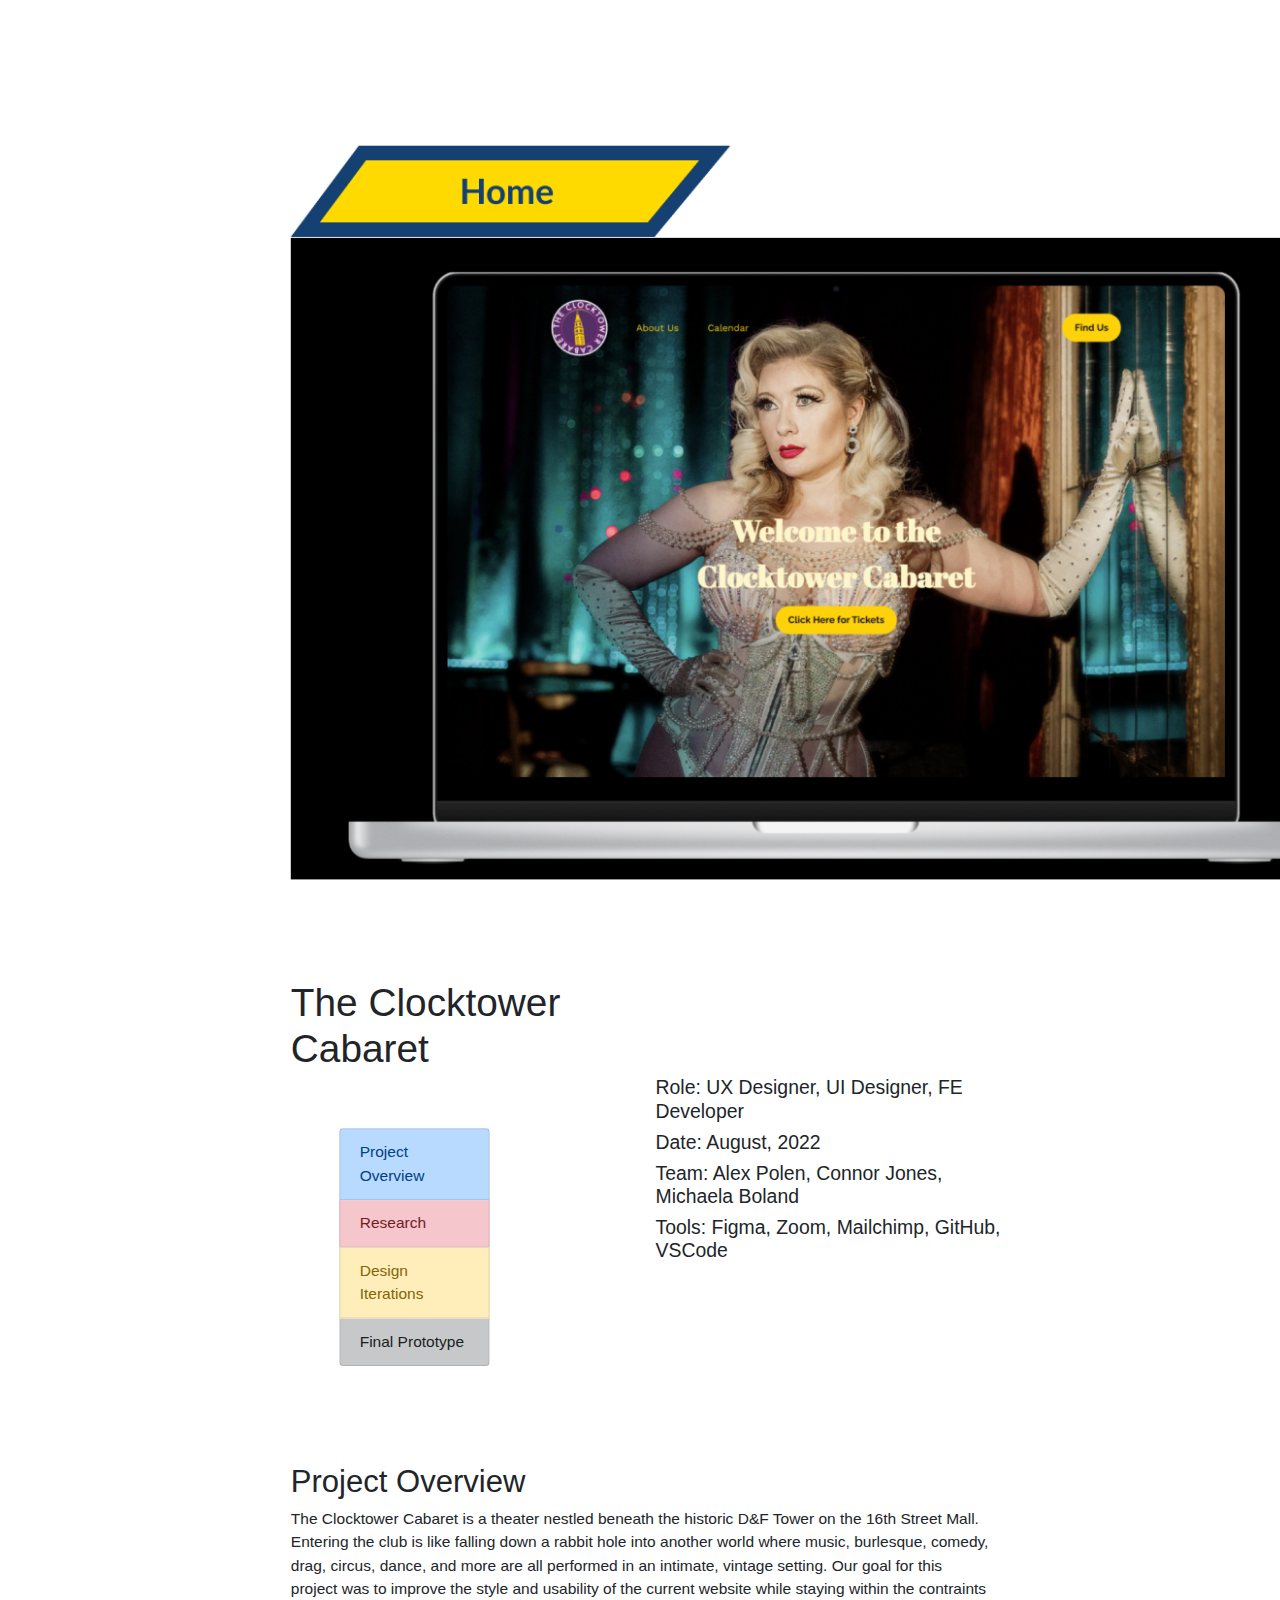
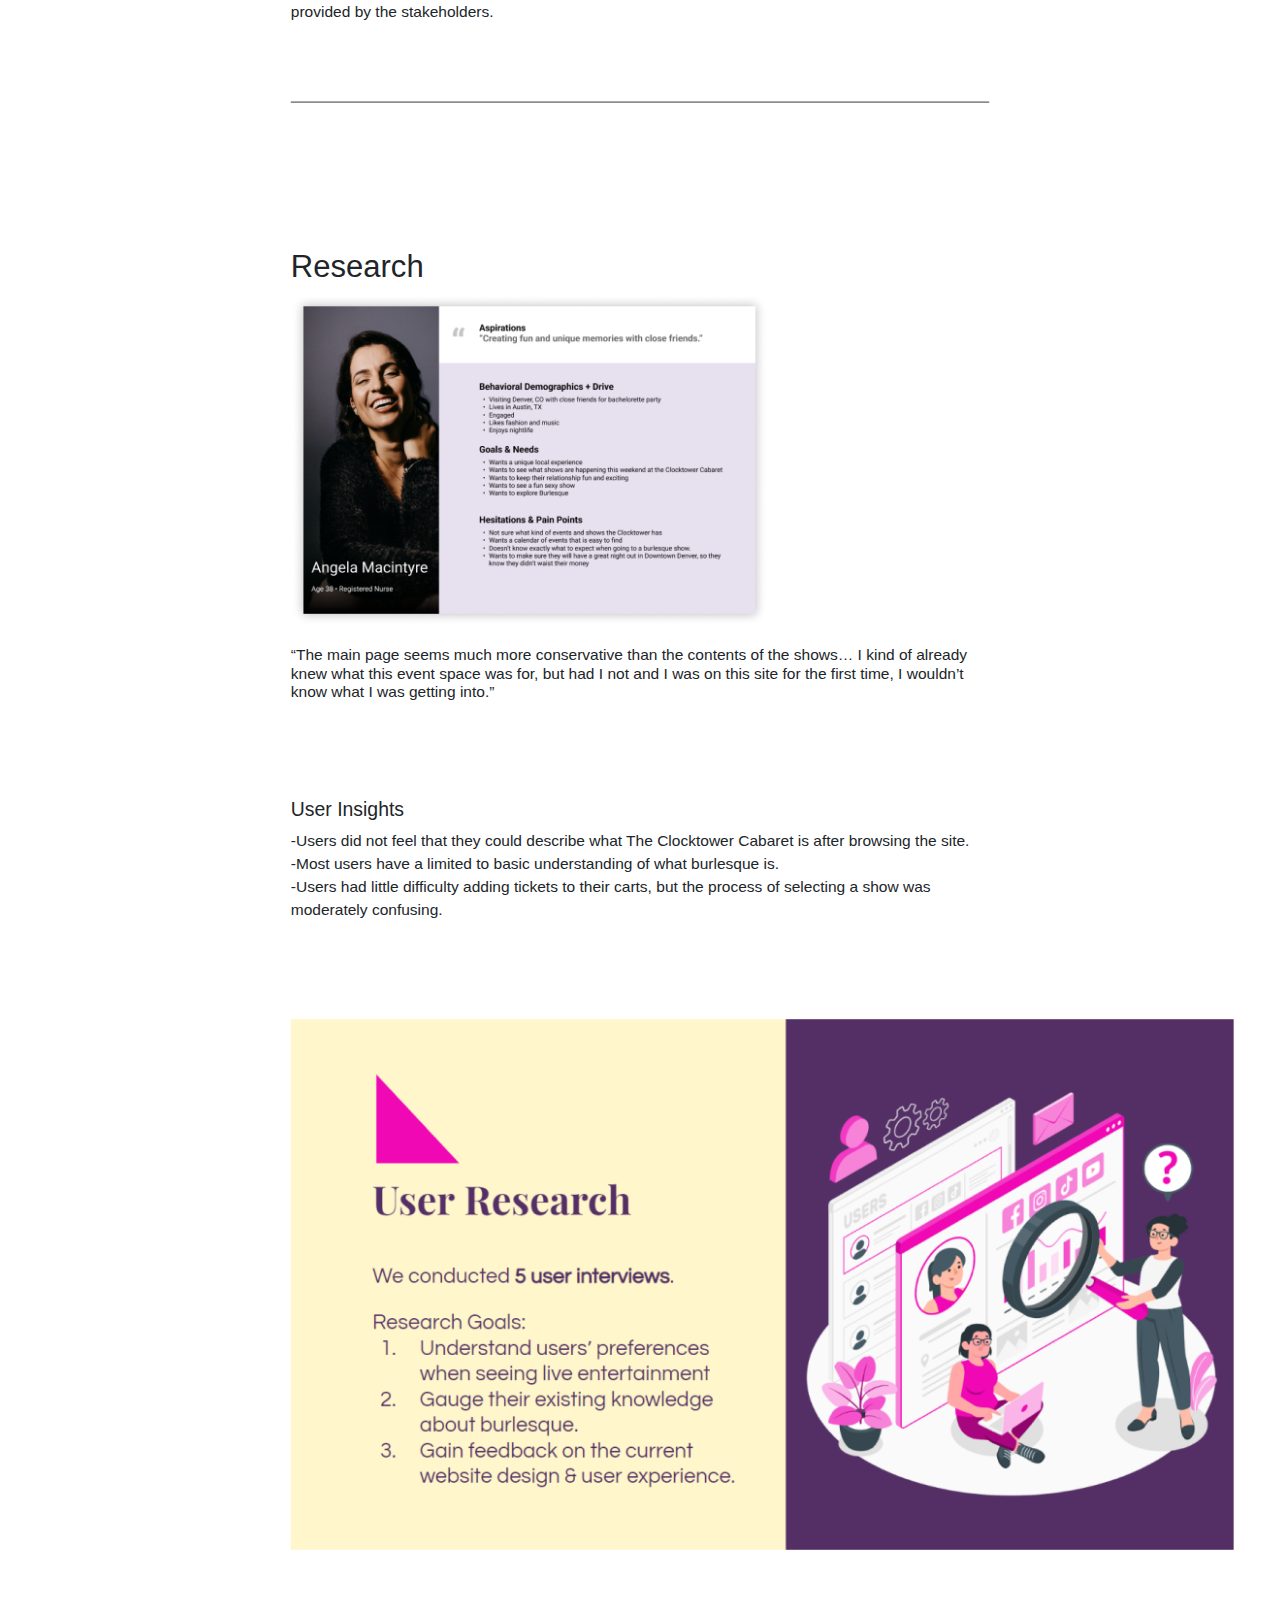
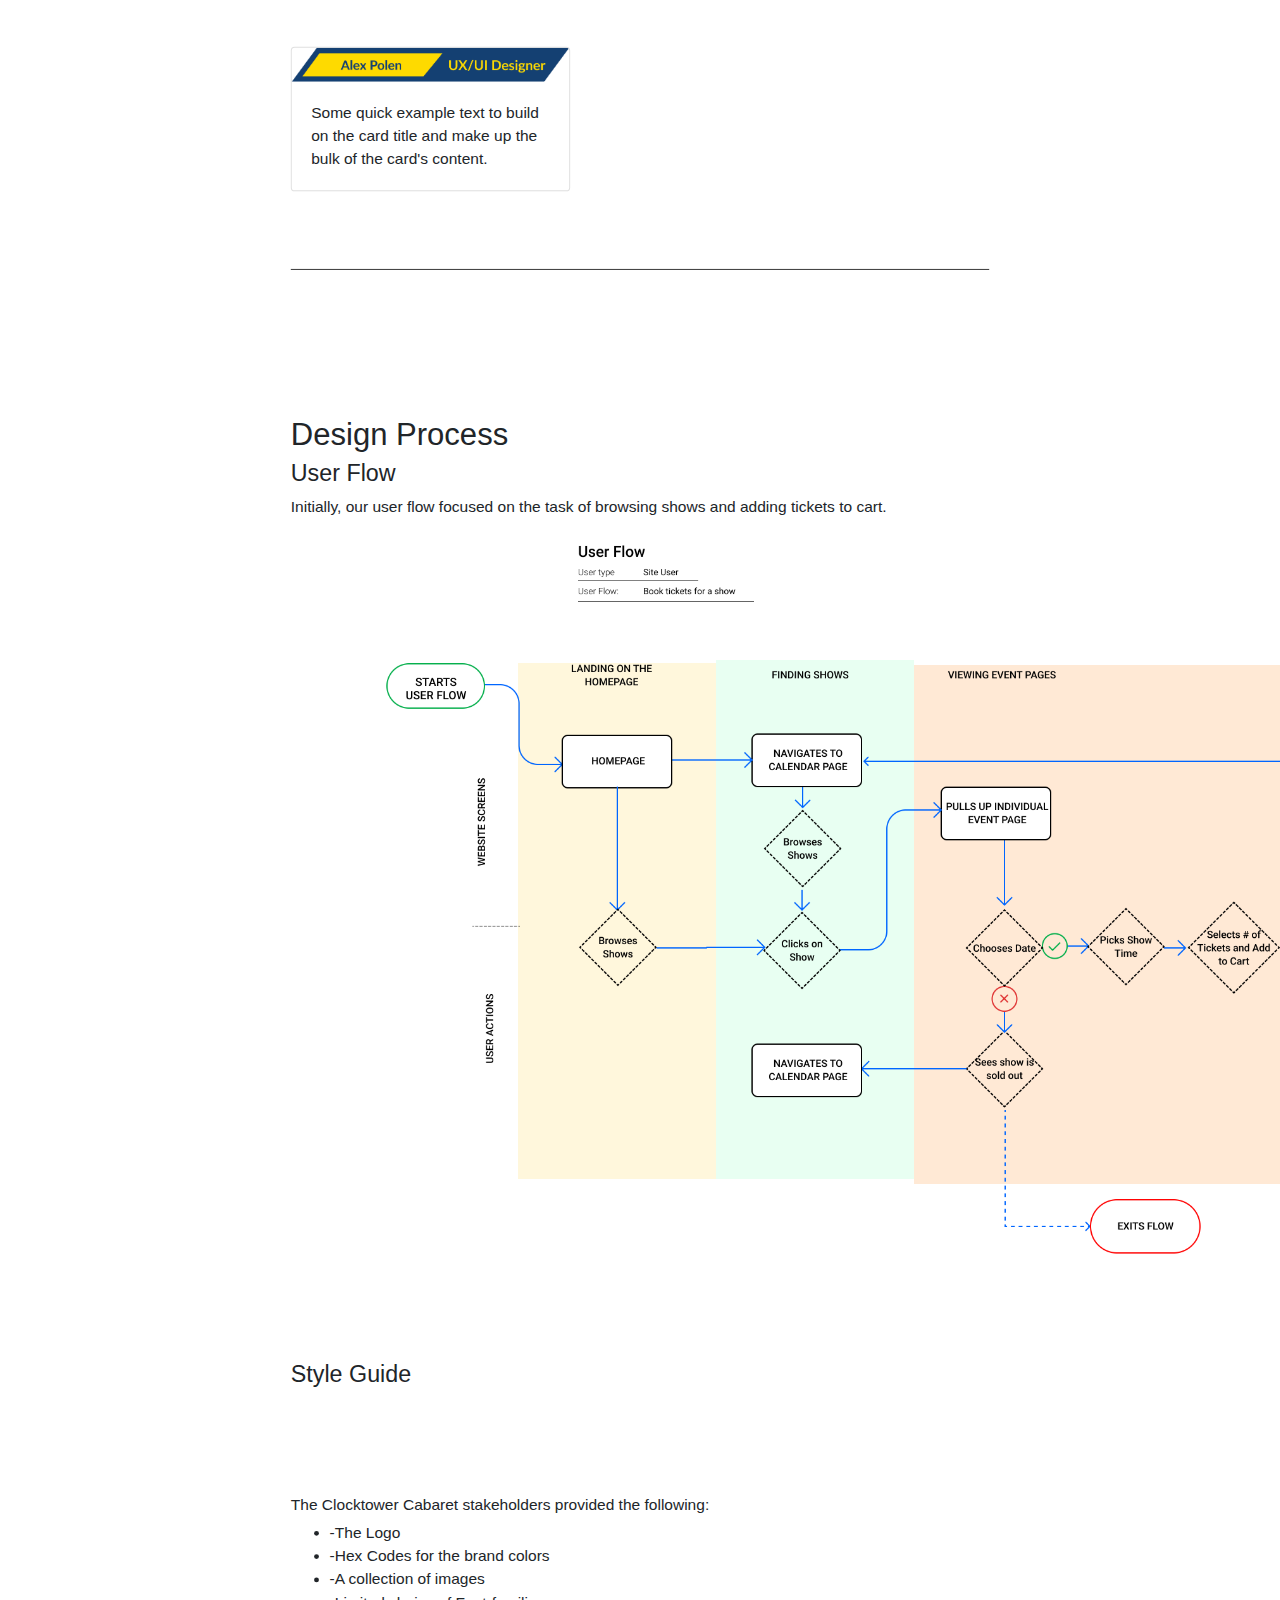
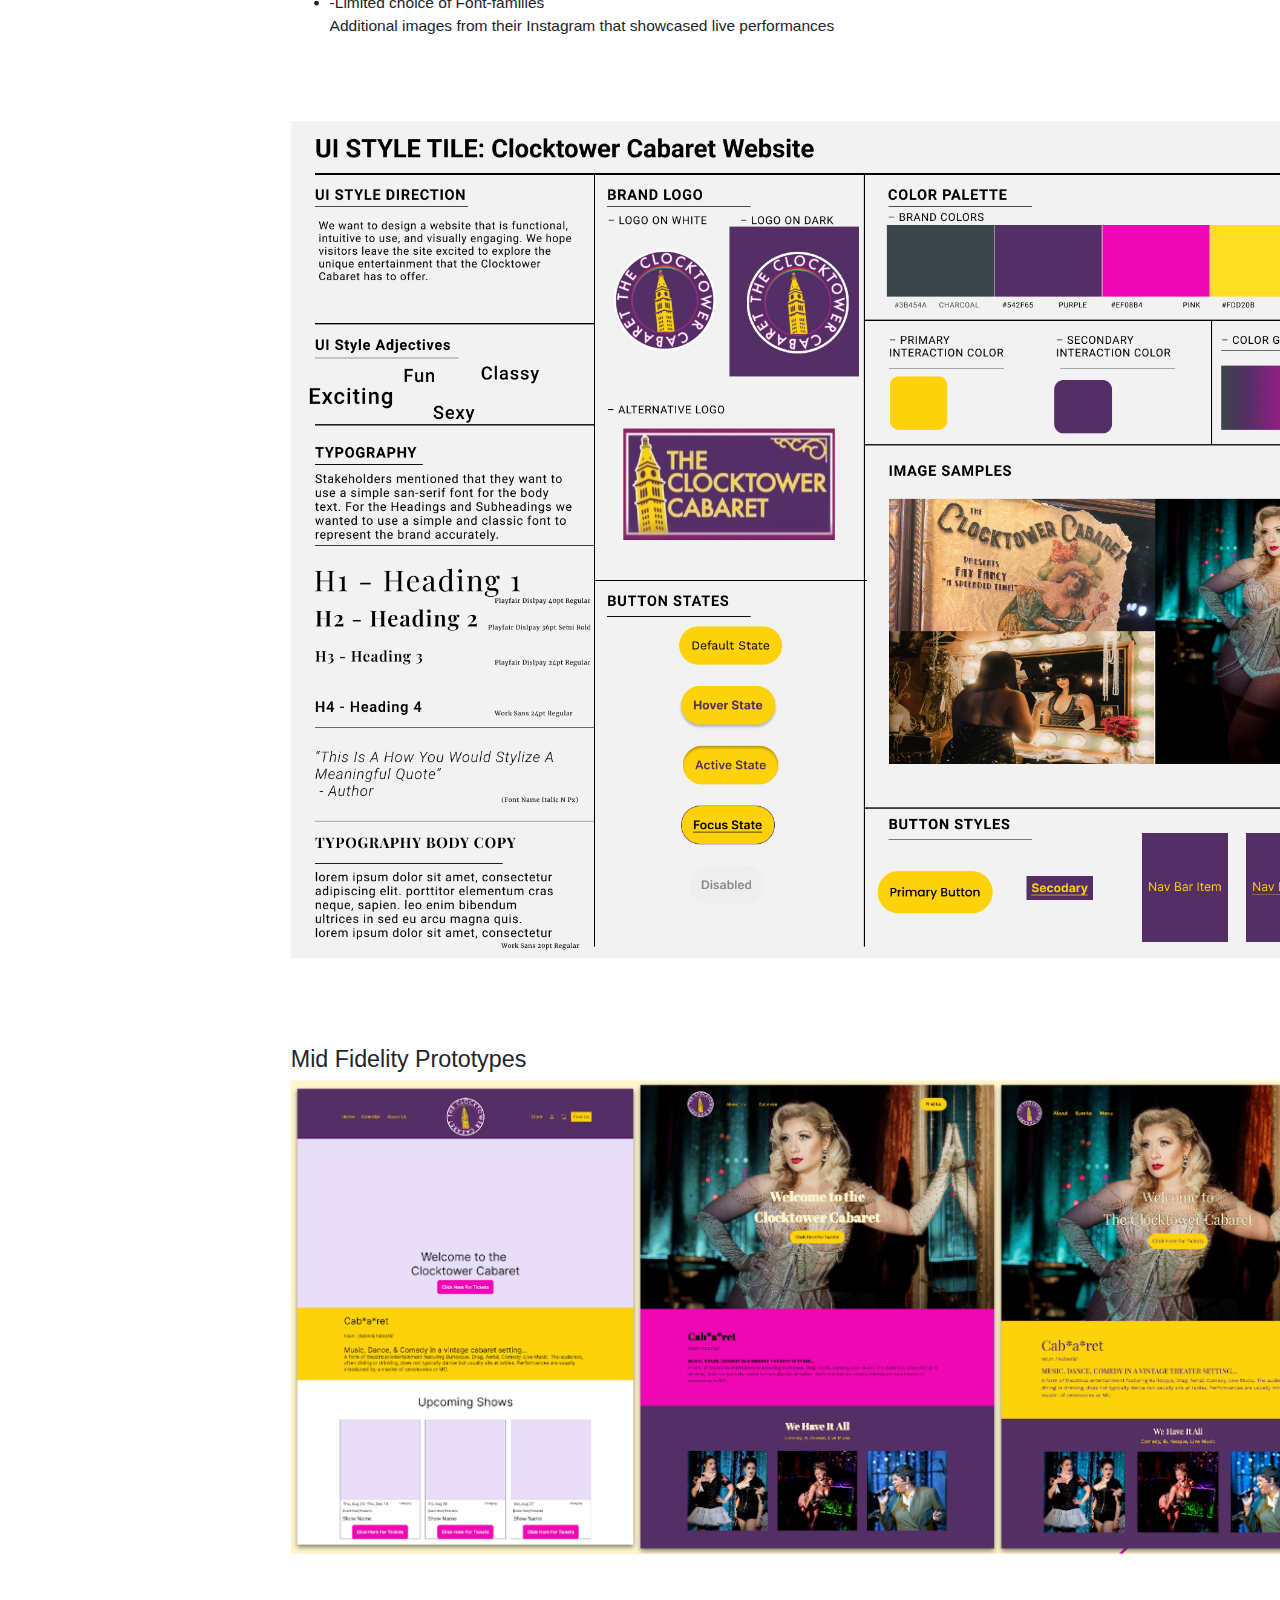
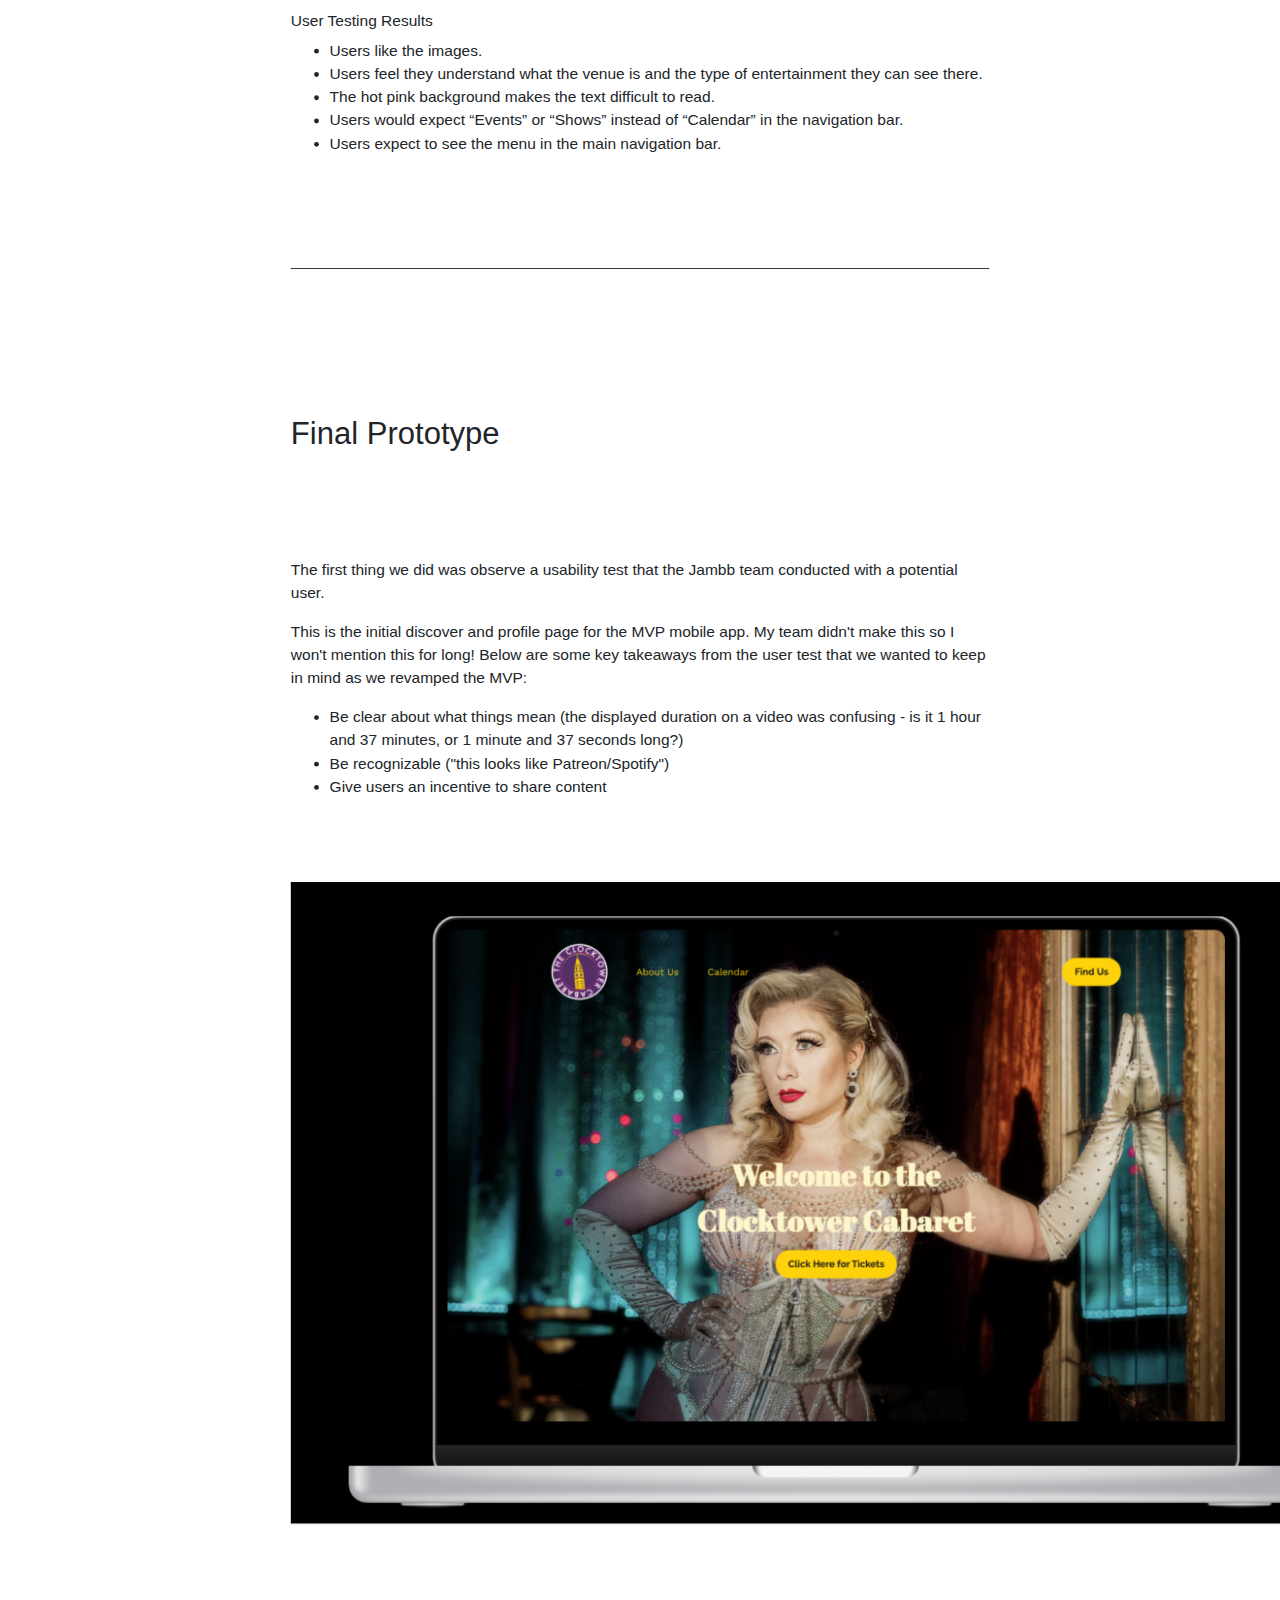
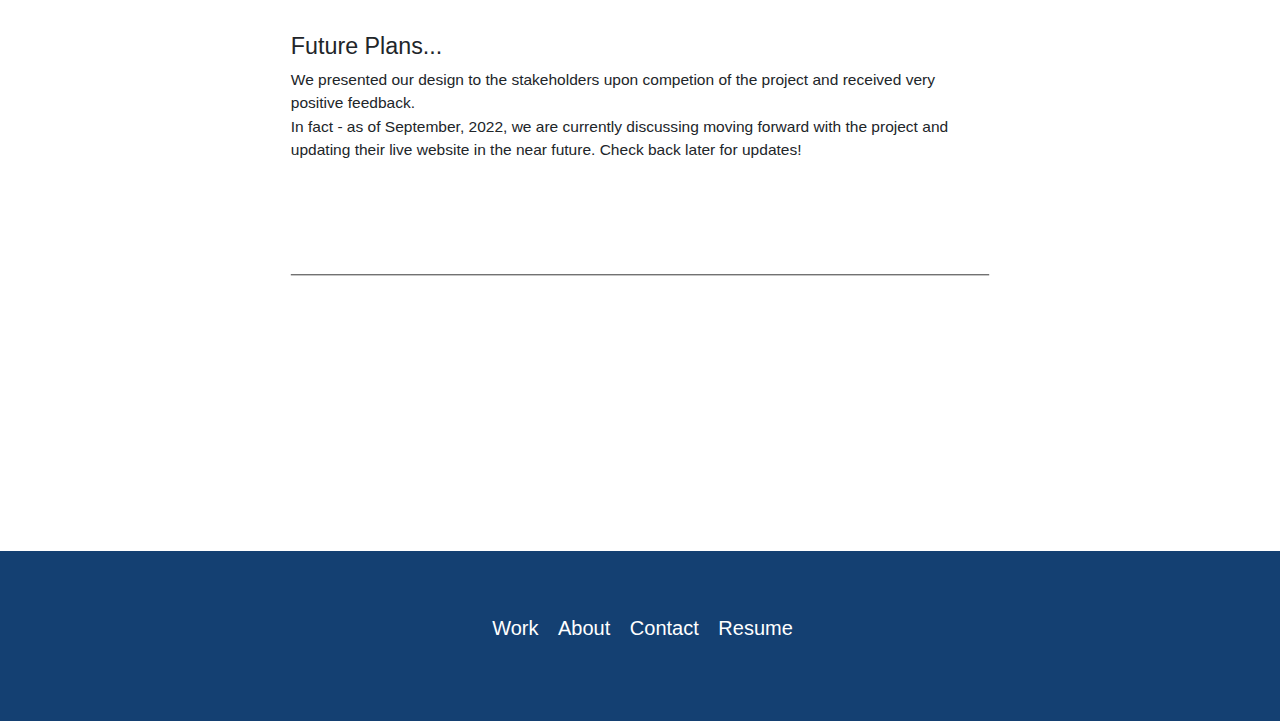
<file: index.html>
<!DOCTYPE html>
<html>
    <head>
        <title>UX/UI Homework 20</title>
        <!-- CSS only -->
        <link rel="stylesheet" href="https://cdn.jsdelivr.net/npm/bootstrap@4.4.1/dist/css/bootstrap.min.css" integrity="sha384-Vkoo8x4CGsO3+Hhxv8T/Q5PaXtkKtu6ug5TOeNV6gBiFeWPGFN9MuhOf23Q9Ifjh" crossorigin="anonymous">
        <link rel="stylesheet" href="css/style.css" type="text/css">
    </head>




<body>
<section class="ALL">
    
  <!---  Homepage Navigation Bar
    <nav class="navbar navbar-expand-lg navbar-light bg-light">
        <a class="navbar-brand" href="#">Home</a>
        <button class="navbar-toggler" type="button" data-toggle="collapse" data-target="#navbarNavDropdown" aria-controls="navbarNavDropdown" aria-expanded="false" aria-label="Toggle navigation">
          <span class="navbar-toggler-icon"></span>
        </button>
        <div class="collapse navbar-collapse" id="navbarNavDropdown">
          <ul class="navbar-nav">
            <li class="nav-item active">
              <a class="nav-link" href="#">Home <span class="sr-only">(current)</span></a>
            </li>
            <li class="nav-item">
              <a class="nav-link" href="#">Features</a>
            </li>
            <li class="nav-item">
              <a class="nav-link" href="#">Pricing</a>
            </li>
            <li class="nav-item dropdown">
              <a class="nav-link dropdown-toggle" href="#" id="navbarDropdownMenuLink" data-toggle="dropdown" aria-haspopup="true" aria-expanded="false">
                Dropdown link
              </a>
              <div class="dropdown-menu" aria-labelledby="navbarDropdownMenuLink">
                <a class="dropdown-item" href="#">Action</a>
                <a class="dropdown-item" href="#">Another action</a>
                <a class="dropdown-item" href="#">Something else here</a>
              </div>
            </li>
          </ul>
        </div>
      </nav>
    -->


    <!---
    <header>
        <div class="MainNav">
            <div class="NavLeft">
              <ul>
               <li href="#myWork">WORK</li>
               <li href="#heading">About</li>
              </ul>
           </div>
           <div class="headerText">
             <h2 class="Alex">Alex Polen</h2>
           </div>
           <div class="NavRight">
            <ul>
             <li>Contact</li>
             <li>Resume</li>
            </ul>
           </div>
          </div>

    </header>

-->
<!-- Button
<p class="lead">
    <a class="btn btn-primary btn-lg" role="button" href="https://ci.ovationtix.com/35628" target="_blank">Click Here for Tickets</a>
  </p>
  -->


<div class="casestudyheader">
    <img src="images/HomeFrame.png" alt="">
</div>
        


<section class="intro">
    <div class="introImage">
    <img src="images/IntroImage.png" alt="">
    </div>

    <div class="introGrid">
    <div class="introTitle" id="introTitle">
        <h1>The Clocktower Cabaret </h1> 
            <div class="list-group">
                <!--<a href="#" class="list-group-item list-group-item-action">Summary</a> -->    
                <a href="#" class="list-group-item list-group-item-action list-group-item-primary">Project Overview</a>
                <a href="#research" class="list-group-item list-group-item-action list-group-item-danger">Research</a>
                <a href="#designProcess" class="list-group-item list-group-item-action list-group-item-warning">Design Iterations</a>
                <a href="#prototypes" class="list-group-item list-group-item-action list-group-item-dark">Final Prototype</a>
            </div>
    </div>
    <div class="introText" id="introText">
        <h5>Role: UX Designer, UI Designer, FE Developer </h4>
        <h5>Date: August, 2022 </h4>
        <h5>Team: Alex Polen, Connor Jones, Michaela Boland </h4>
        <h5>Tools: Figma, Zoom, Mailchimp, GitHub, VSCode </h4>
    </div>
</div>

<div class="projectOverview" id="projectOverview">
    <h2>Project Overview</h2>
    <p>The Clocktower Cabaret is a theater nestled beneath the historic D&F Tower on the 16th Street Mall. Entering the club is like falling down a rabbit hole into another world where music, burlesque, comedy, drag, circus, dance, and more are all performed in an intimate, vintage setting. Our goal for this project was to improve the style and usability of the current website while staying within the contraints provided by the stakeholders.
    </p>
</div>
</section>

<!-- Divider -->
<div class="divider" data-content-module-id="7831695" data-content-module-template-id="15" data-content-module-unique-id="" data-content-module-removable="true" data-content-module-category="divider">
    <div class="twelvecol last">
      <hr class="divider2" data-editable-type="hr" id="hr_1" data-id="92963098" data-content-module-unique-id="" style="border-color: rgb(51, 51, 51);">
    </div>
  </div>
<!-- Divider -->



<!-- Research -->
<section class="research" id="research">
    <div class="researchHeader">
        <h2>Research</h2>
    </div>

    <div class="researchImage">
        <img src="images/Proto-Persona-1 2.png"> 
    </div>
    <div class="researchQuote">
        <h6>“The main page seems much more conservative than the contents of the shows… I kind of already knew what this event space was for, but had I not and I was on this site for the first time, I wouldn’t know what I was getting into.”</h6>
    </div>
     <div class="researchText">
        <h5 class="researchTextHeader">User Insights</h5>
       <p>-Users did not feel that they could describe what The Clocktower Cabaret is after browsing the site. </br>-Most users have a limited to basic understanding of what burlesque is. </br>-Users had little difficulty adding tickets to  their carts, but the process of selecting a show was moderately confusing. </p>
     </div>
     <div class="researchImage2">
        <img src="images/Case Study/UserResearch.png">
     </div>
   

     <!-- Bootstrap Card -->
     <div class="card" style="width: 18rem;">
        <img src="images/LogoIdea2.png" class="card-img-top" alt="...">
        <div class="card-body">
          <p class="card-text">Some quick example text to build on the card title and make up the bulk of the card's content.</p>
        </div>
</div>
</section>

<!-- Divider -->
<div class="divider" data-content-module-id="7831695" data-content-module-template-id="15" data-content-module-unique-id="" data-content-module-removable="true" data-content-module-category="divider">
    <div class="twelvecol last">
      <hr class="divider2" data-editable-type="hr" id="hr_1" data-id="92963098" data-content-module-unique-id="" style="border-color: rgb(51, 51, 51);">
    </div>
  </div>
<!-- Divider -->


<!-- Design Process-->
<section class="designProcess" id="designProcess">
    <div class="designProcessHeader">
        <h2>Design Process</h2>
    </div>
     
<div class="userFlow">
            <h4>User Flow</h4>
            <p class="UserFlowText">Initially, our user flow focused on the task of browsing shows and adding tickets to cart.<p>
            <img src="images/Case Study/User Flow.png">
</div>
<div class="designProcess2">
    <h4>Style Guide</h4>
    <div class="_4ORMAT_content_page_row _4ormat_sort_item _4ORMAT_module_layout_02 in-viewport" data-content-module-id="7832098" data-content-module-template-id="22" data-content-module-unique-id="" data-content-module-removable="true" data-content-module-category="layout">
        <div class="sixcol">
          <div data-editable-type="text" id="designProcessText" class="  " data-force-html-mode="false" data-id="92966700" data-content-module-unique-id="">
      
         <h6>The Clocktower Cabaret stakeholders provided the following:</h6>
         <ul>
            <li>-The Logo</li>
            <li>-Hex Codes for the brand colors</li>
            <li>-A collection of images</li>
            <li>-Limited choice of Font-families</li>
            <p>Additional images from their Instagram that showcased live performances</p>
        </ul>  
      </div>
        </div>

        <div class="styleTile">

            <img src="images/Case Study/Clocktower Style Tile.png">
         </div>
</div>
<div class="midFi">
    <h4>Mid Fidelity Prototypes</h4>
    <img src="images/Case Study/Mid-Fi-Testing-Image.png">
 </div>
 <div class="MidFiText">
    <div data-editable-type="text" id="designProcessText" class="  " data-force-html-mode="false" data-id="92966700" data-content-module-unique-id="">

   <h6>User Testing Results </h6>
   <ul>
      <li>Users like the images.</li>
      <li>Users feel they understand what the venue is and the type of entertainment they can see there.</li>
      <li>The hot pink background makes the text difficult to read.</li>
      <li>Users would expect “Events” or “Shows” instead of “Calendar” in the navigation bar.</li>
      <li>Users expect to see the menu in the main navigation bar.</li>
  </ul>  
</div>
  </div>

</div>

</section>

<!-- Divider -->
<div class="divider">
    <div class="twelvecol last">
      <hr class="divider2" data-editable-type="hr" id="hr_1" data-id="92963098" data-content-module-unique-id="" style="border-color: rgb(51, 51, 51);">
    </div>
  </div>
<!-- Divider -->

<!-- Prototypes-->
<section class="prototypes" id="prototypes">
    <div class="prototypesHeader">
        <h2>Final Prototype</h2>
    </div>
    <div class="_4ORMAT_content_page_row _4ormat_sort_item _4ORMAT_module_layout_02 in-viewport" data-content-module-id="7832098" data-content-module-template-id="22" data-content-module-unique-id="" data-content-module-removable="true" data-content-module-category="layout">
        <div class="sixcol">
          <div data-editable-type="text" id="designProcessText" class="  " data-force-html-mode="false" data-id="92966700" data-content-module-unique-id="">
      
         <p>The first thing we did was observe a usability test that the Jambb team conducted with a potential user.</p>
         <p>This is the initial discover and profile page for the MVP mobile app. My team didn't make this so I won't mention this for long! Below are some key takeaways from the user test that we wanted to keep in mind as we revamped the MVP:</p>
         <ul><li>Be clear about what things mean (the displayed duration&nbsp;on a video was confusing - is it 1 hour and 37 minutes, or 1 minute and 37 seconds long?)</li>
            <li>Be recognizable ("this looks like Patreon/Spotify")</li><li>Give users an incentive to share content</li></ul>  
      </div>
        </div>
        <div class="sixcol last">
          <div data-croppable="true" data-default-shape="landscape" data-editable-type="image" data-height="320" data-landscape-ratio="570:320" data-linkable="true" data-portrait-ratio="4:5" data-width="570" id="image_1-7832098" data-default-img="images/bg.jpg" data-dom-id="image_1" data-link-type="none" data-link-value="" data-id="92966699" data-content-module-unique-id="">

<div class="prototypeImage1">
    <img src="images/Case Study/FinalPrototype.png">
</div>

<div class="sixcol">
    <div data-editable-type="text" id="designProcessText" class="  " data-force-html-mode="false" data-id="92966700" data-content-module-unique-id="">

   <h4>Future Plans...</h4>
   <p>We presented our design to the stakeholders upon competion of the project and received very positive feedback. </br> In fact - as of September, 2022, we are currently discussing moving forward with the project and updating their live website in the near future. Check back later for updates!</p>
</div>
  </div>
      
    </div>
    </div>



</section>

<!-- Divider -->
      <div class="divider" data-content-module-id="7831695" data-content-module-template-id="15" data-content-module-unique-id="" data-content-module-removable="true" data-content-module-category="divider">
        <div class="twelvecol last">
          <hr class="divider2" data-editable-type="hr" id="hr_1" data-id="92963098" data-content-module-unique-id="" style="border-color: rgb(51, 51, 51);">
        </div>
      </div>
<!-- Divider -->






</section>
   <!--Footer-->
   <footer class="caseStudyFooter">
    <ul>
      <li>Work</li>
      <li>About</li>
      <li>Contact</li>
      <li>Resume</li>
    </ul>
  </footer>
</body>
    
     
        <script src="js/index.js"></script>
      </body>
    <!-- Java Script -->
    <!-- JavaScript Bundle with Popper -->
    <script src="https://code.jquery.com/jquery-3.4.1.slim.min.js" integrity="sha384-J6qa4849blE2+poT4WnyKhv5vZF5SrPo0iEjwBvKU7imGFAV0wwj1yYfoRSJoZ+n" crossorigin="anonymous"></script>
    <script src="https://cdn.jsdelivr.net/npm/popper.js@1.16.0/dist/umd/popper.min.js" integrity="sha384-Q6E9RHvbIyZFJoft+2mJbHaEWldlvI9IOYy5n3zV9zzTtmI3UksdQRVvoxMfooAo" crossorigin="anonymous"></script>
    <script src="https://cdn.jsdelivr.net/npm/bootstrap@4.4.1/dist/js/bootstrap.min.js" integrity="sha384-wfSDF2E50Y2D1uUdj0O3uMBJnjuUD4Ih7YwaYd1iqfktj0Uod8GCExl3Og8ifwB6" crossorigin="anonymous"></script>
</html>
</file>
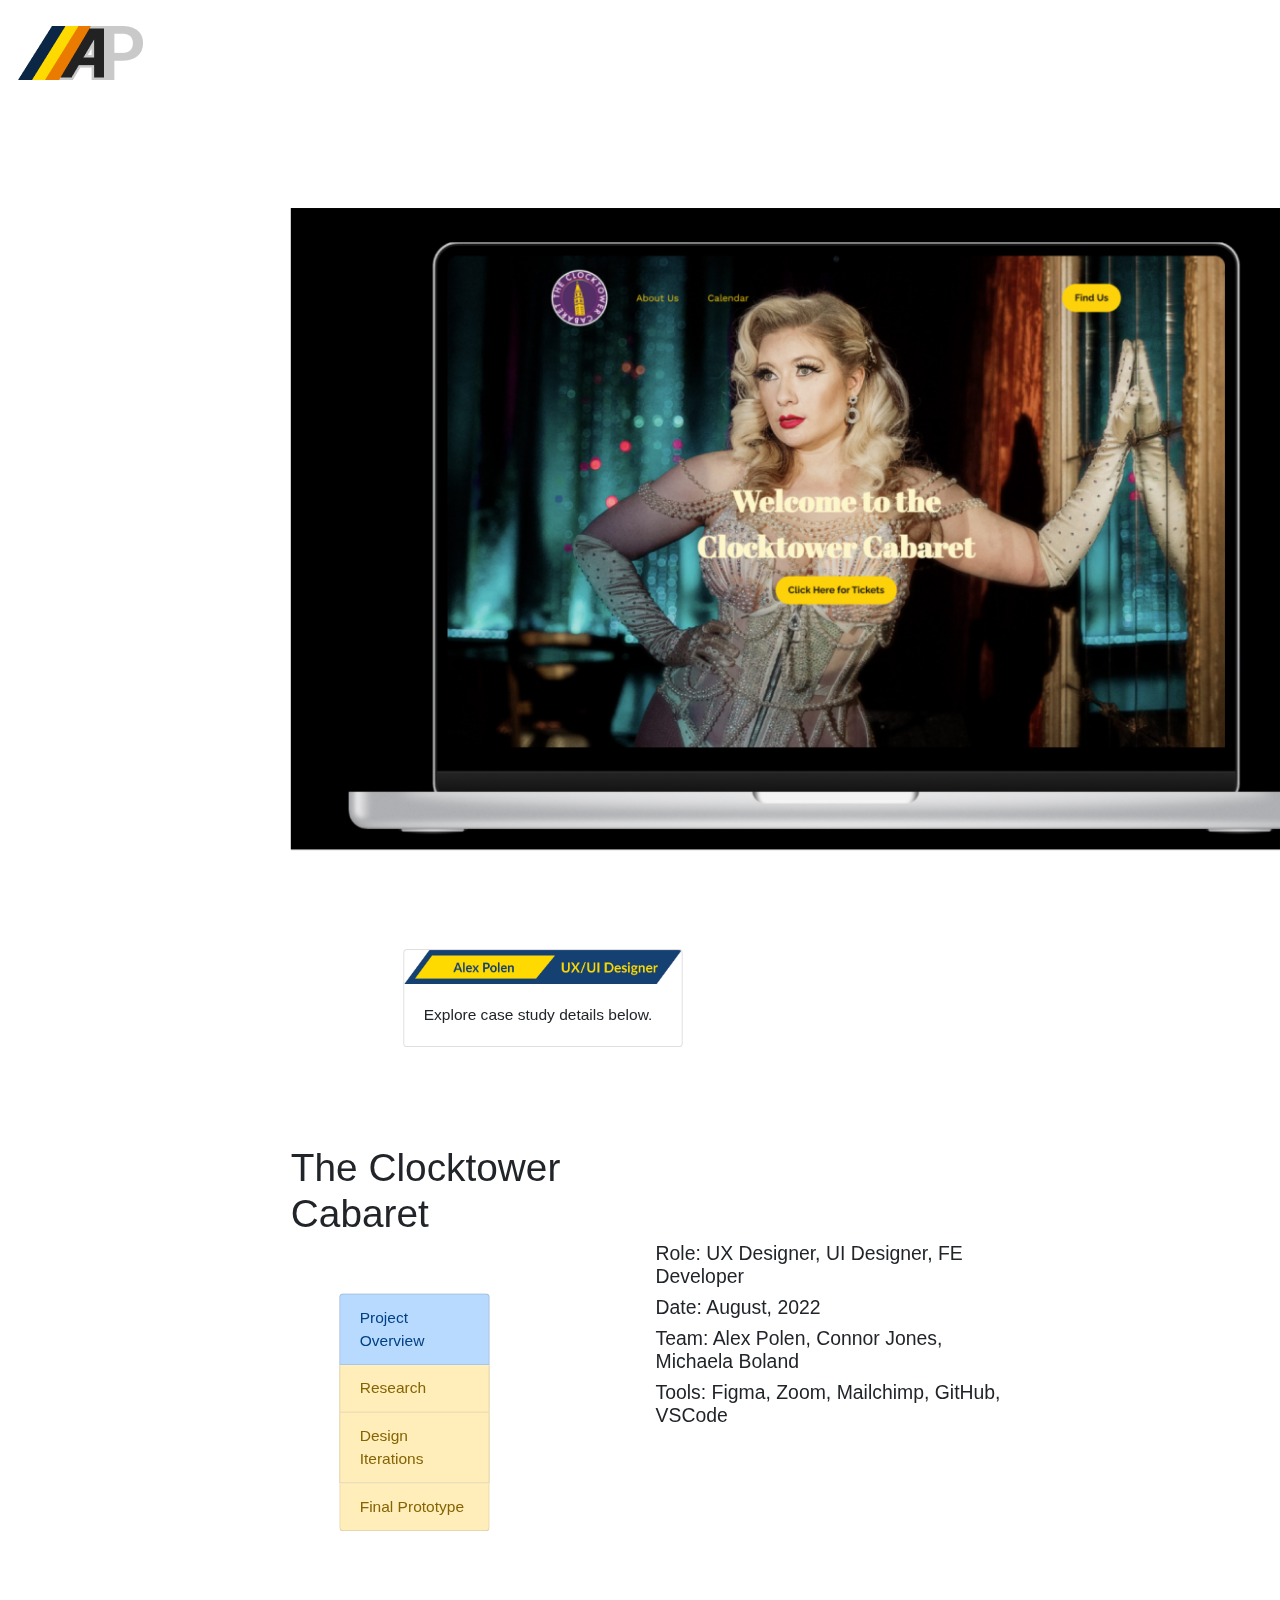
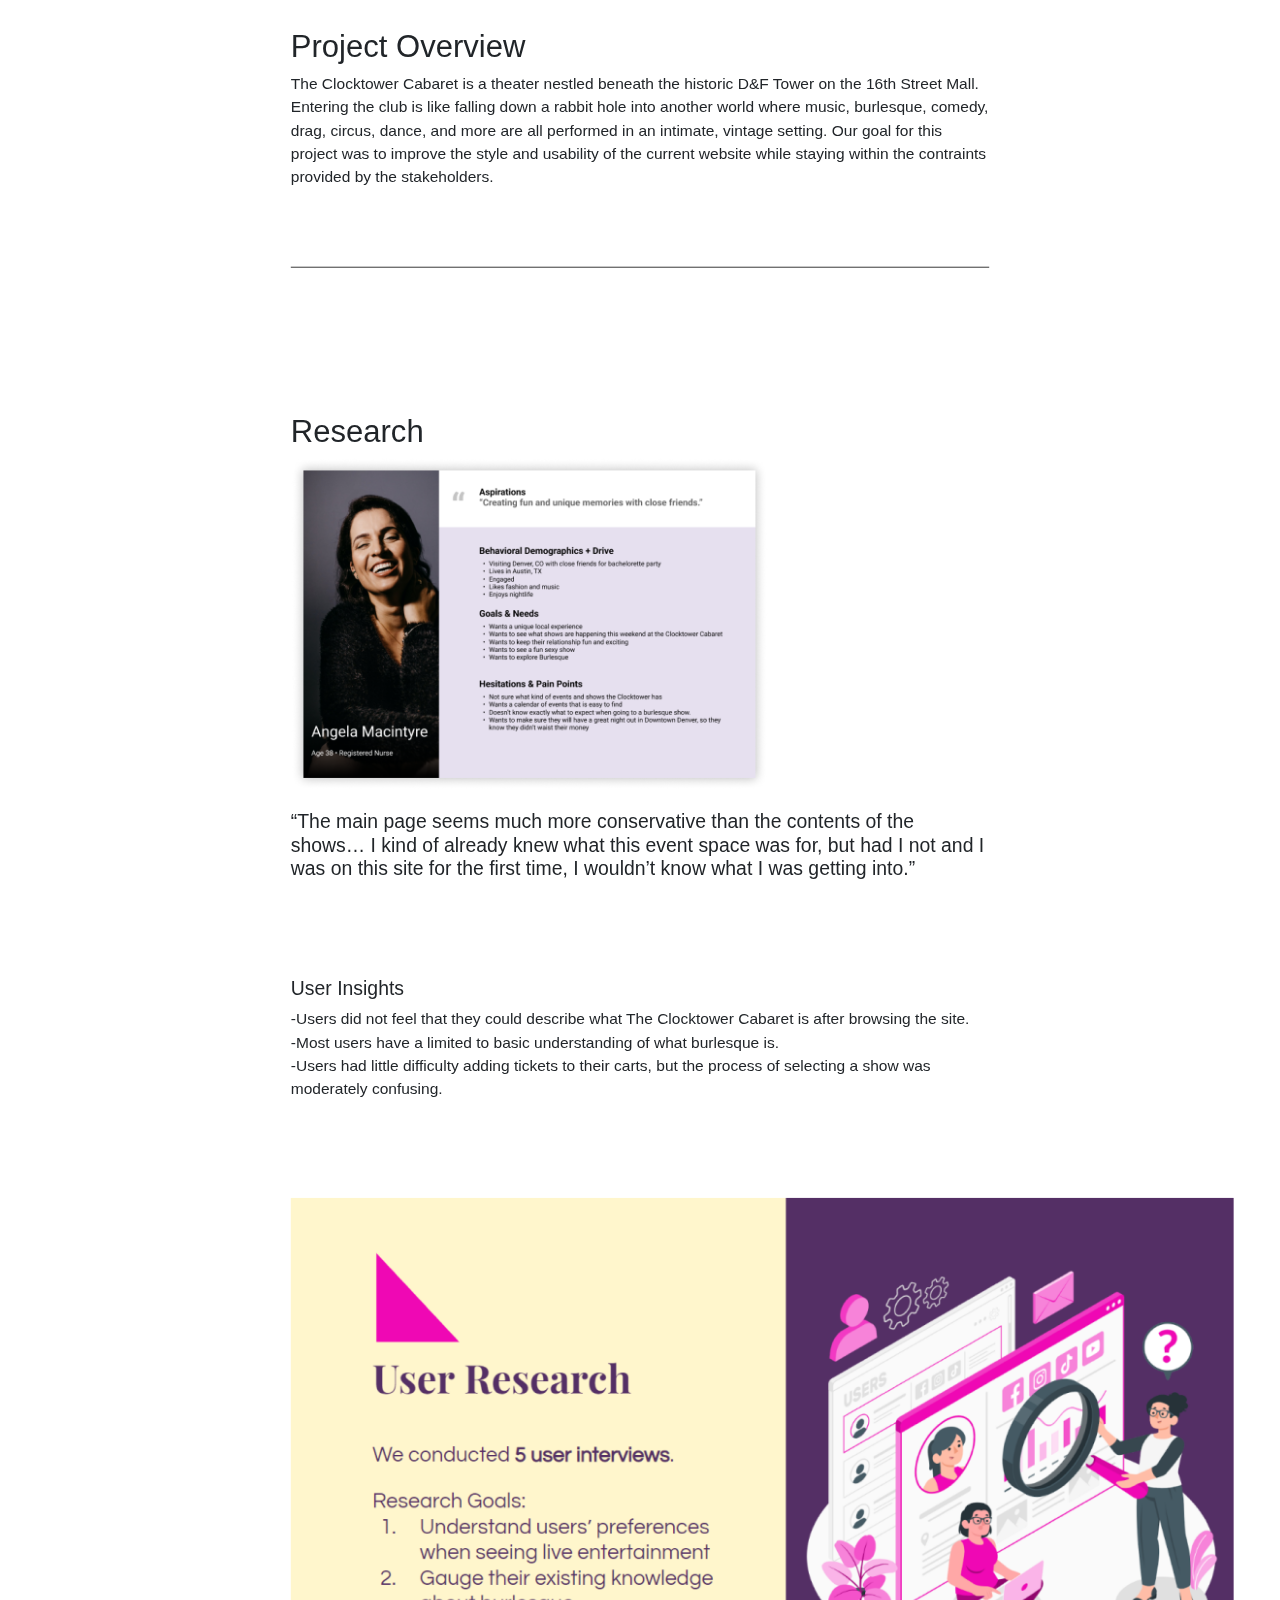
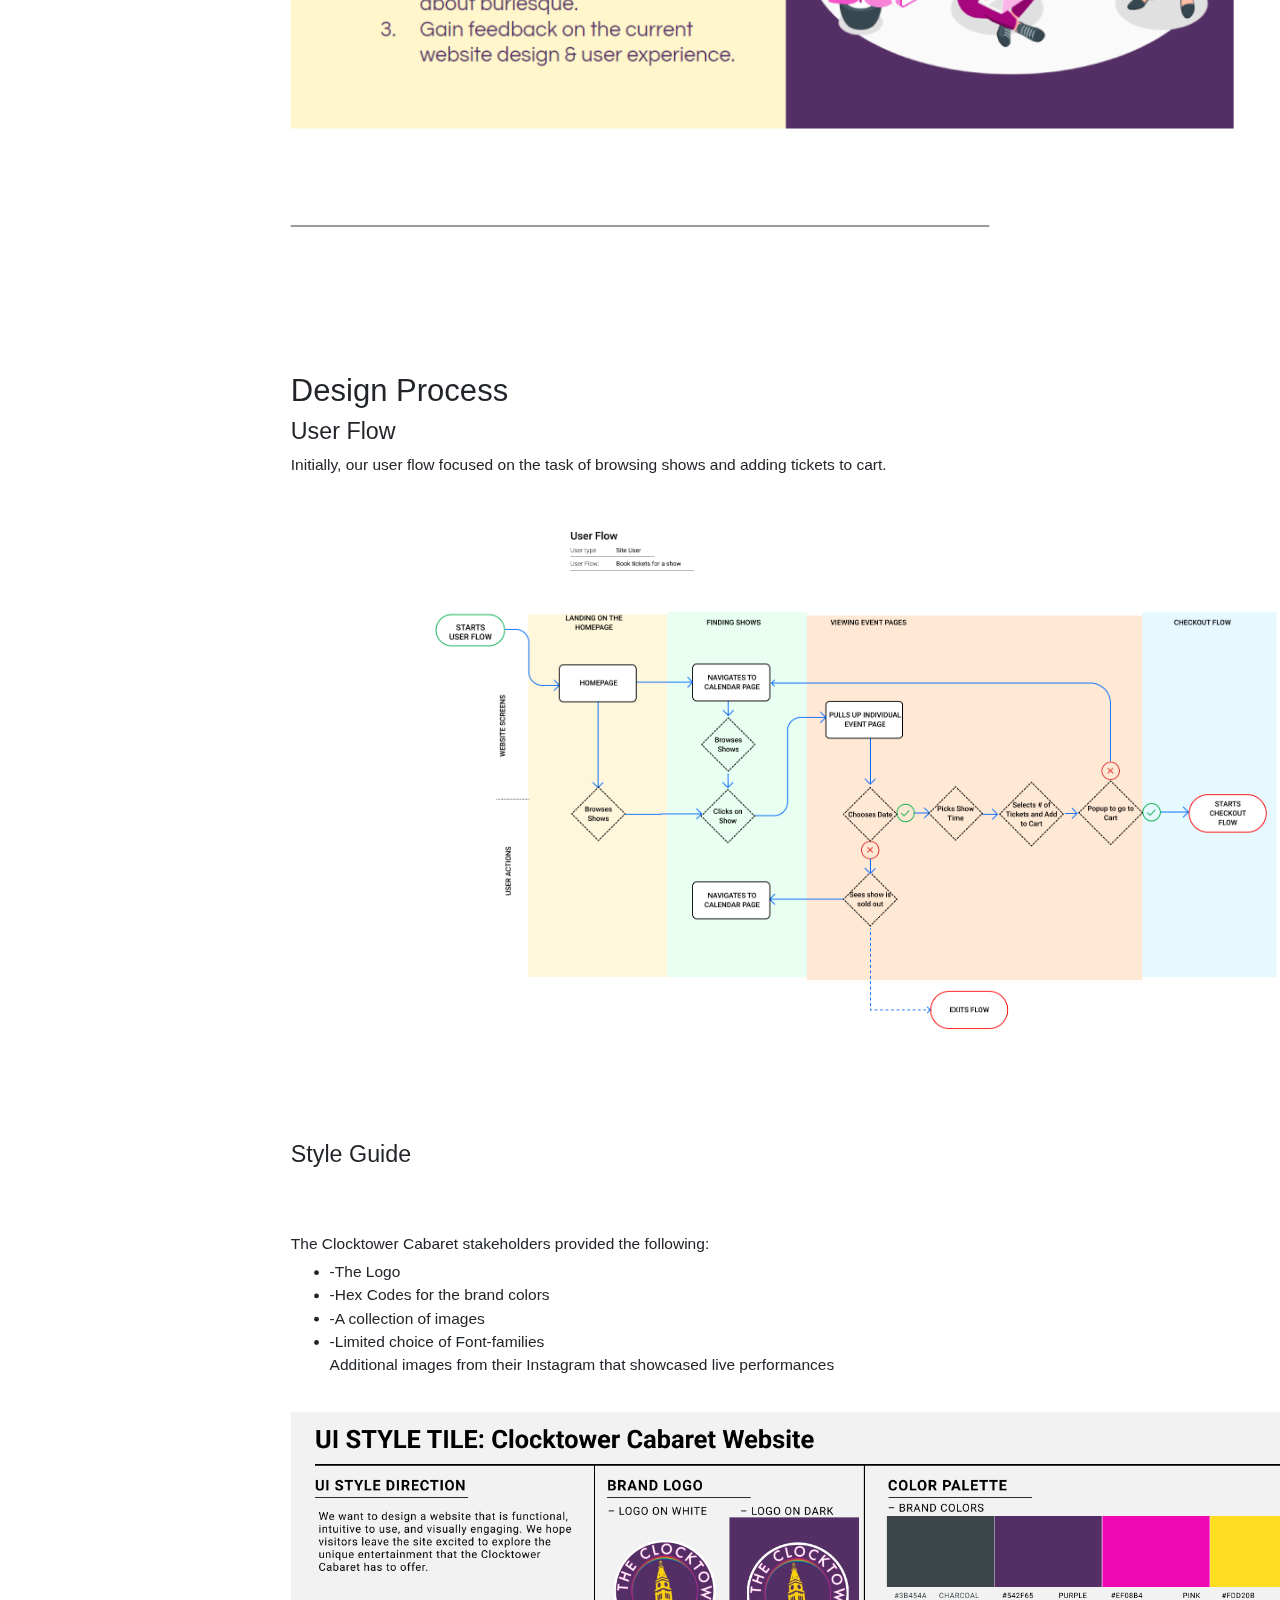
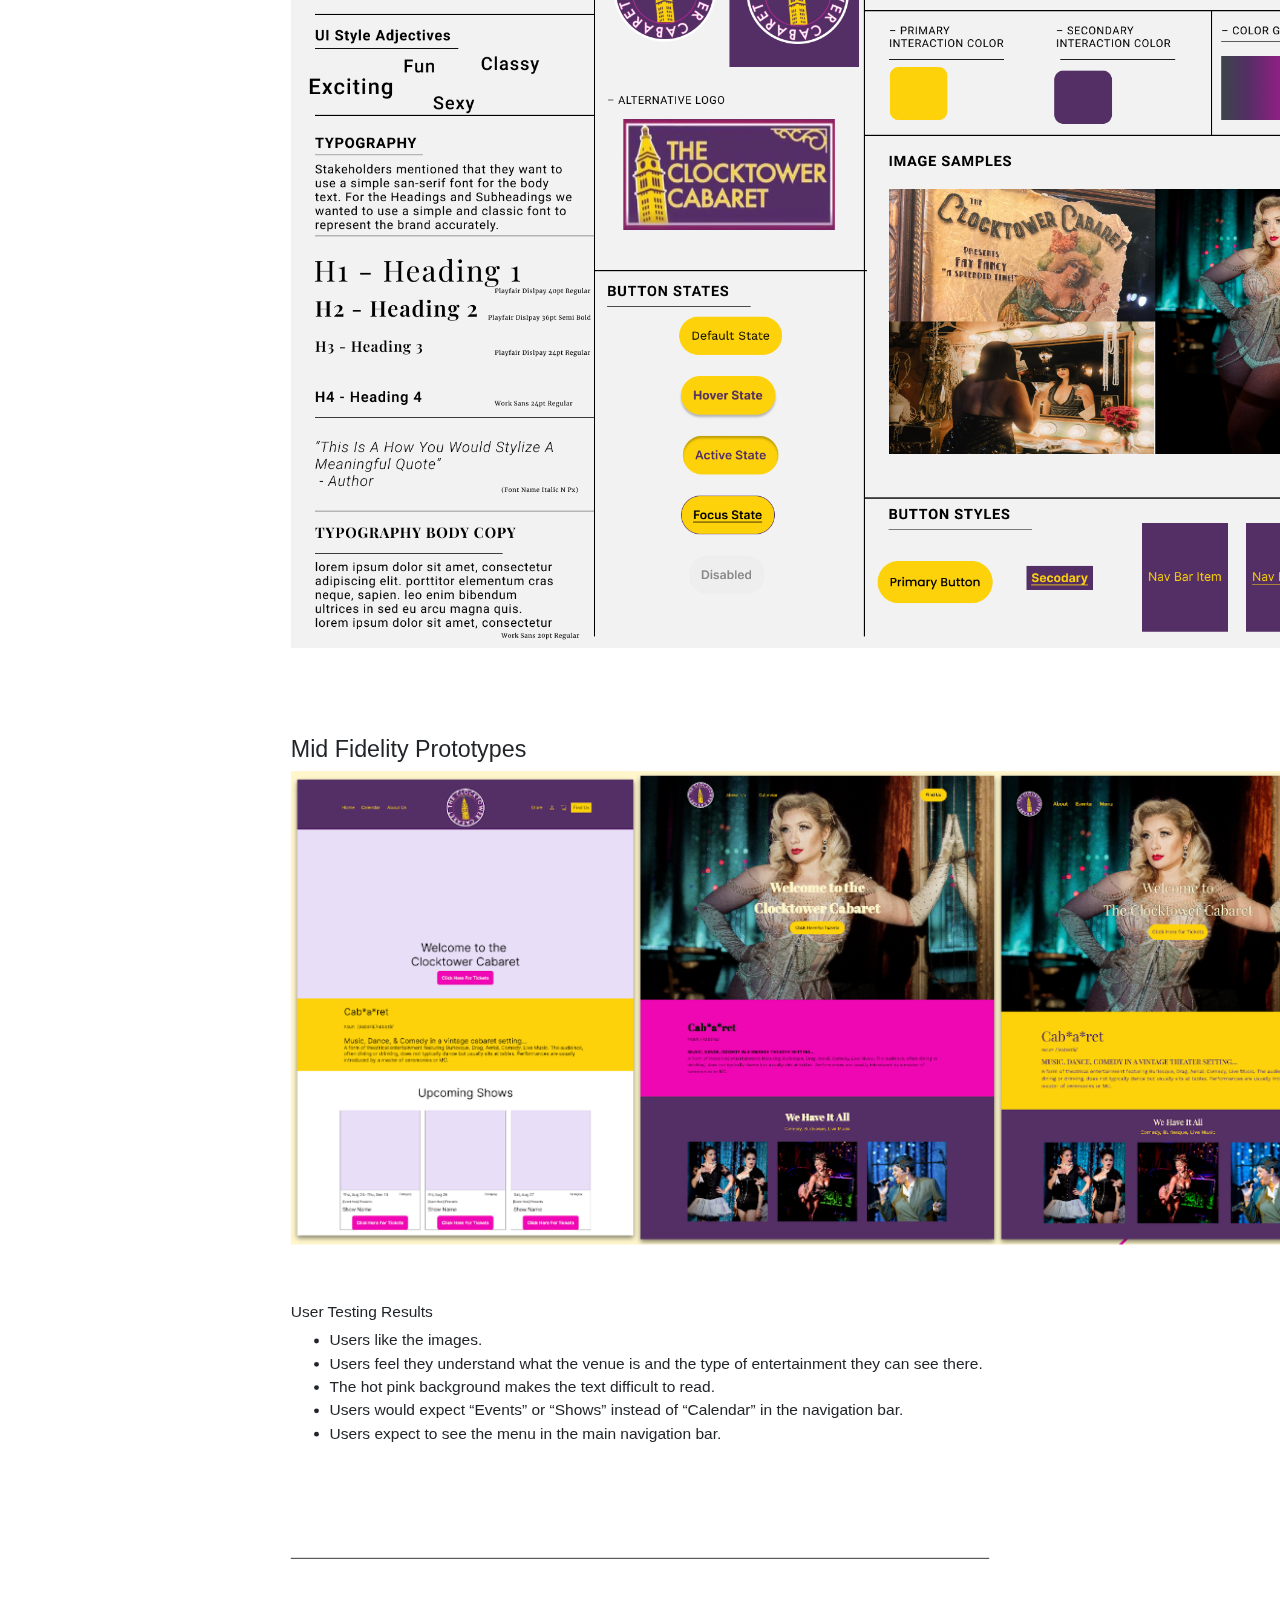
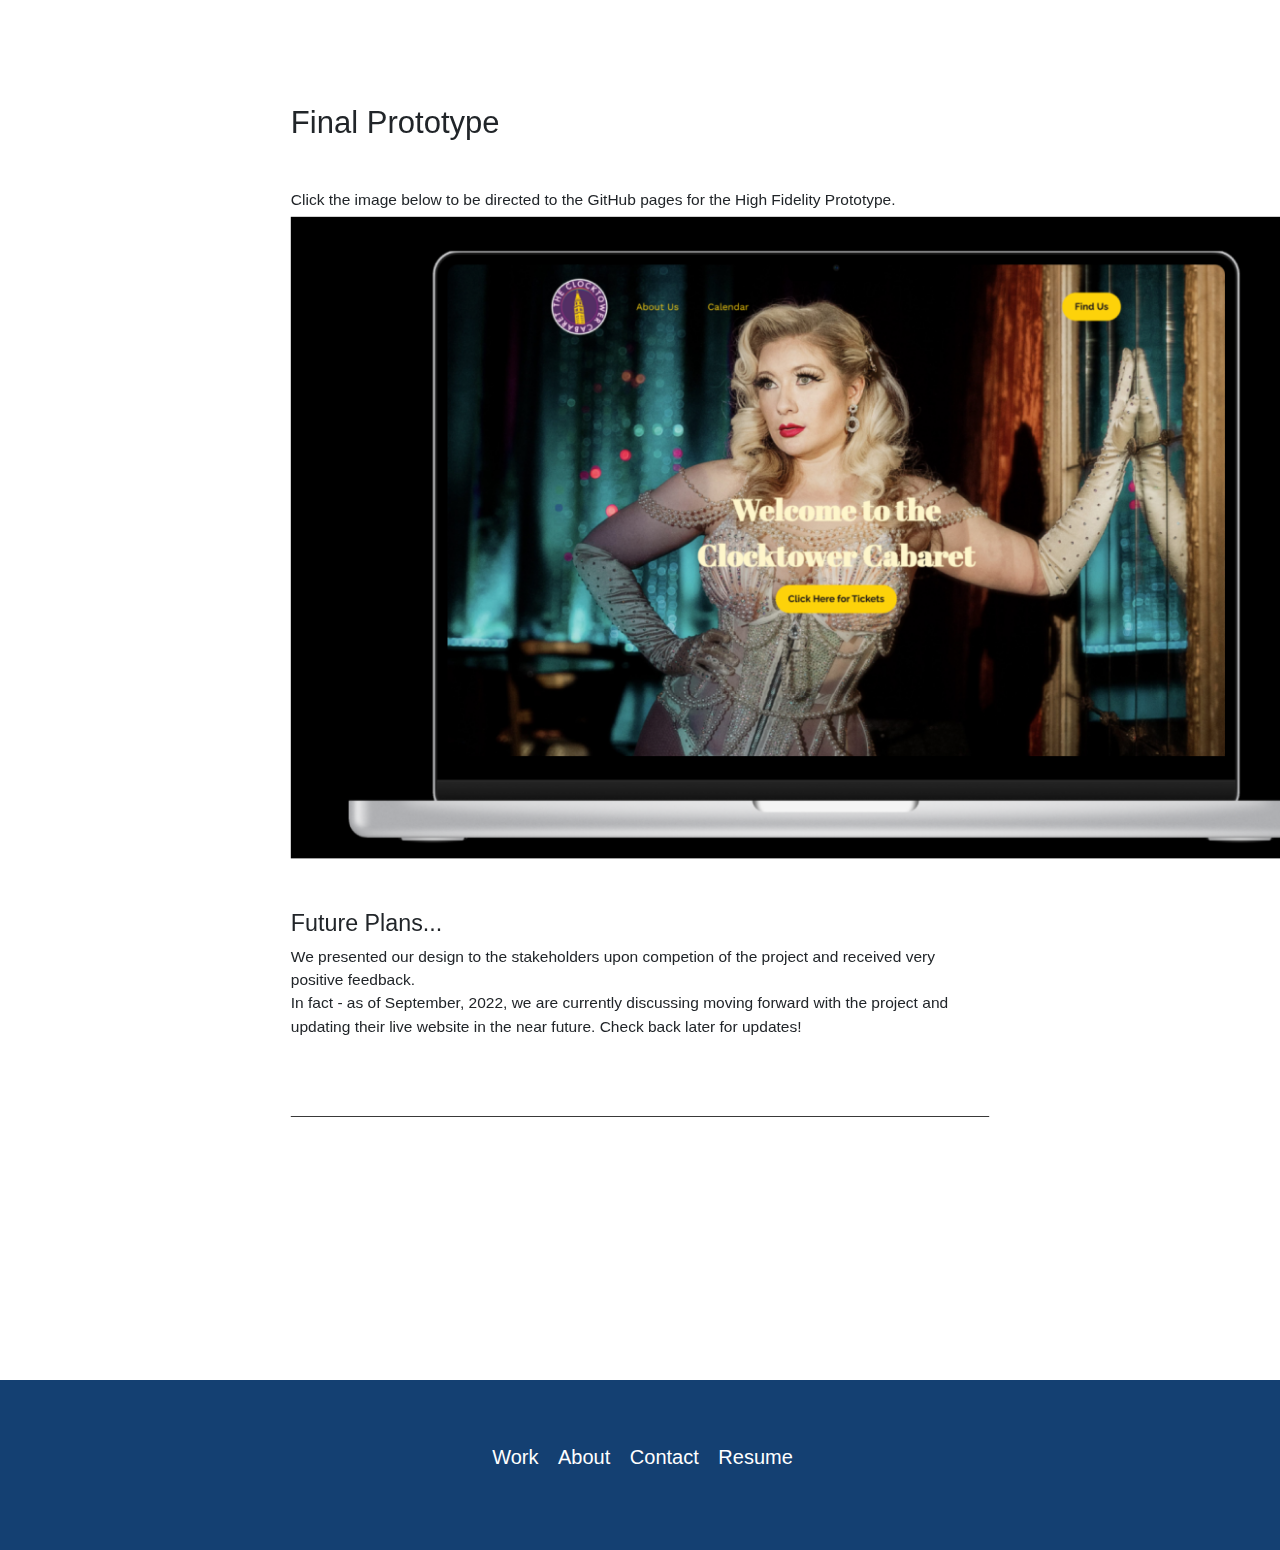
<file: case.html>
<!DOCTYPE html>
<html>
    <head>
        <title>UX/UI Homework 20</title>
        <!-- CSS only -->
        <link rel="stylesheet" href="https://cdn.jsdelivr.net/npm/bootstrap@4.4.1/dist/css/bootstrap.min.css" integrity="sha384-Vkoo8x4CGsO3+Hhxv8T/Q5PaXtkKtu6ug5TOeNV6gBiFeWPGFN9MuhOf23Q9Ifjh" crossorigin="anonymous">
        <link rel="stylesheet" href="css/style.css" type="text/css">
    </head>

<header class="caseHeader">
  <div class="casestudyheader">
    <a class="logo" href="index.html"><img src="images/LogoNoArrow.png"></a>
  </div>
</header>

<body>
<section class="ALL">    

<section class="intro">
    <div class="introImage">
    <img src="images/IntroImage.png" alt="">
    </div>
         <!-- Bootstrap Card -->
         <div class="cardDiv">
         <div class="card" style="width: 18rem;">
          <img src="images/LogoIdea2.png" class="card-img-top" alt="...">
          <div class="card-body">
            <p class="card-text">Explore case study details below.</p>
          </div>
        </div>
    </div>

    <!-- Boostrap Menu -->
    <div class="introGrid">
    <div class="introTitle" id="introTitle">
        <h1>The Clocktower Cabaret </h1> 
            <div class="list-group">
                <!--<a href="#" class="list-group-item list-group-item-action">Summary</a> -->    
                <a href="#" class="list-group-item list-group-item-action list-group-item-primary">Project Overview</a>
                <a href="#research" class="list-group-item list-group-item-action list-group-item-warning">Research</a>
                <a href="#designProcess" class="list-group-item list-group-item-action list-group-item-warning">Design Iterations</a>
                <a href="#prototypes" class="list-group-item list-group-item-action list-group-item-warning">Final Prototype</a>
            </div>
    </div>
    <div class="introText" id="introText">
        <h5>Role: UX Designer, UI Designer, FE Developer </h4>
        <h5>Date: August, 2022 </h4>
        <h5>Team: Alex Polen, Connor Jones, Michaela Boland </h4>
        <h5>Tools: Figma, Zoom, Mailchimp, GitHub, VSCode </h4>
    </div>
</div>


<div class="projectOverview" id="projectOverview">
    <h2>Project Overview</h2>
    <p>The Clocktower Cabaret is a theater nestled beneath the historic D&F Tower on the 16th Street Mall. Entering the club is like falling down a rabbit hole into another world where music, burlesque, comedy, drag, circus, dance, and more are all performed in an intimate, vintage setting. Our goal for this project was to improve the style and usability of the current website while staying within the contraints provided by the stakeholders.
    </p>
</div>
</section>

<!-- Divider -->
<div class="divider1" data-content-module-id="7831695" data-content-module-template-id="15" data-content-module-unique-id="" data-content-module-removable="true" data-content-module-category="divider">
    <div class="twelvecol last">
      <hr class="divider1" data-editable-type="hr" id="hr_1" data-id="92963098" data-content-module-unique-id="" style="border-color: rgb(51, 51, 51);">
    </div>
  </div>
<!-- Divider -->



<!-- Research -->
<section class="research" id="research">
    <div class="researchHeader">
        <h2>Research</h2>
    </div>

    <div class="researchImage">
        <img src="images/Proto-Persona-1 2.png"> 
    </div>
    <div class="researchQuote">
        <h5>“The main page seems much more conservative than the contents of the shows… I kind of already knew what this event space was for, but had I not and I was on this site for the first time, I wouldn’t know what I was getting into.”</h5>
    </div>
     <div class="researchText">
        <h5 class="researchTextHeader">User Insights</h5>
       <p>-Users did not feel that they could describe what The Clocktower Cabaret is after browsing the site. </br>-Most users have a limited to basic understanding of what burlesque is. </br>-Users had little difficulty adding tickets to  their carts, but the process of selecting a show was moderately confusing. </p>
     </div>
     <div class="researchImage2">
        <img src="images/Case Study/UserResearch.png">
     </div>
   


</section>

<!-- Divider -->
<div class="divider" data-content-module-id="7831695" data-content-module-template-id="15" data-content-module-unique-id="" data-content-module-removable="true" data-content-module-category="divider">
    <div class="twelvecol last">
      <hr class="divider2" data-editable-type="hr" id="hr_1" data-id="92963098" data-content-module-unique-id="" style="border-color: rgb(51, 51, 51);">
    </div>
  </div>
<!-- Divider -->


<!-- Design Process-->
<section class="designProcess" id="designProcess">
    <div class="designProcessHeader">
        <h2>Design Process</h2>
    </div>
     
<div class="userFlow">
            <h4>User Flow</h4>
            <p class="UserFlowText">Initially, our user flow focused on the task of browsing shows and adding tickets to cart.<p>
            <img class="userFlowImage" src="images/Case Study/User Flow.png">
</div>
<div class="designProcess2">
    <h4>Style Guide</h4>
    <div class="designProcessList" data-content-module-id="7832098" data-content-module-template-id="22" data-content-module-unique-id="" data-content-module-removable="true" data-content-module-category="layout">
        <div class="sixcol2">
          <div data-editable-type="text" id="designProcessText" class="  " data-force-html-mode="false" data-id="92966700" data-content-module-unique-id="">
      
         <h6>The Clocktower Cabaret stakeholders provided the following:</h6>
         <ul>
            <li>-The Logo</li>
            <li>-Hex Codes for the brand colors</li>
            <li>-A collection of images</li>
            <li>-Limited choice of Font-families</li>
            <p>Additional images from their Instagram that showcased live performances</p>
        </ul>  
      </div>
        </div>

        <div class="styleTile">

            <img src="images/Case Study/Clocktower Style Tile.png">
         </div>
</div>
<div class="midFi">
    <h4>Mid Fidelity Prototypes</h4>
    <img class="midFiImage" src="images/Case Study/Mid-Fi-Testing-Image.png">
 </div>
 <div class="MidFiText">
    <div data-editable-type="text" id="designProcessText" class="  " data-force-html-mode="false" data-id="92966700" data-content-module-unique-id="">

   <h6>User Testing Results </h6>
   <ul>
      <li>Users like the images.</li>
      <li>Users feel they understand what the venue is and the type of entertainment they can see there.</li>
      <li>The hot pink background makes the text difficult to read.</li>
      <li>Users would expect “Events” or “Shows” instead of “Calendar” in the navigation bar.</li>
      <li>Users expect to see the menu in the main navigation bar.</li>
  </ul>  
</div>
  </div>

</div>

</section>

<!-- Divider -->
<div class="divider">
    <div class="twelvecol last">
      <hr class="divider2" data-editable-type="hr" id="hr_1" data-id="92963098" data-content-module-unique-id="" style="border-color: rgb(51, 51, 51);">
    </div>
  </div>
<!-- Divider -->

<!-- Prototypes-->
<section class="prototypes" id="prototypes">
    <div class="prototypesHeader">
        <h2>Final Prototype</h2>
    </div>
    <div class="_4ORMAT_content_page_row _4ormat_sort_item _4ORMAT_module_layout_02 in-viewport" data-content-module-id="7832098" data-content-module-template-id="22" data-content-module-unique-id="" data-content-module-removable="true" data-content-module-category="layout">
        <div class="sixcolFinal">
          <div data-editable-type="text" id="designProcessText2" class="  " data-force-html-mode="false" data-id="92966700" data-content-module-unique-id="">
      
            <h6>Click the image below to be directed to the GitHub pages for the High Fidelity Prototype.
      </div>
        </div>
        <div class="sixcol3">
          <div data-croppable="true" data-default-shape="landscape" data-editable-type="image" data-height="320" data-landscape-ratio="570:320" data-linkable="true" data-portrait-ratio="4:5" data-width="570" id="image_1-7832098" data-default-img="images/bg.jpg" data-dom-id="image_1" data-link-type="none" data-link-value="" data-id="92966699" data-content-module-unique-id="">

<div class="prototypeImage1">
    <img src="images/Case Study/FinalPrototype.png">
</div>

<div class="sixcol">
    <div data-editable-type="text" id="designProcessText2" class="  " data-force-html-mode="false" data-id="92966700" data-content-module-unique-id="">

   <h4>Future Plans...</h4>
   <p>We presented our design to the stakeholders upon competion of the project and received very positive feedback. </br> In fact - as of September, 2022, we are currently discussing moving forward with the project and updating their live website in the near future. Check back later for updates!</p>
</div>
  </div>
      
    </div>
    </div>



</section>

<!-- Divider -->
      <div class="divider" data-content-module-id="7831695" data-content-module-template-id="15" data-content-module-unique-id="" data-content-module-removable="true" data-content-module-category="divider">
        <div class="twelvecol last">
          <hr class="divider2" data-editable-type="hr" id="hr_1" data-id="92963098" data-content-module-unique-id="" style="border-color: rgb(51, 51, 51);">
        </div>
      </div>
<!-- Divider -->






</section>
   <!--Footer-->
   <footer class="caseStudyFooter">
    <ul>
      <li>Work</li>
      <li>About</li>
      <li>Contact</li>
      <li>Resume</li>
    </ul>
  </footer>
</body>
    
     
        <script src="js/index.js"></script>
      </body>
    <!-- Java Script -->
    <!-- JavaScript Bundle with Popper -->
    <script src="https://code.jquery.com/jquery-3.4.1.slim.min.js" integrity="sha384-J6qa4849blE2+poT4WnyKhv5vZF5SrPo0iEjwBvKU7imGFAV0wwj1yYfoRSJoZ+n" crossorigin="anonymous"></script>
    <script src="https://cdn.jsdelivr.net/npm/popper.js@1.16.0/dist/umd/popper.min.js" integrity="sha384-Q6E9RHvbIyZFJoft+2mJbHaEWldlvI9IOYy5n3zV9zzTtmI3UksdQRVvoxMfooAo" crossorigin="anonymous"></script>
    <script src="https://cdn.jsdelivr.net/npm/bootstrap@4.4.1/dist/js/bootstrap.min.js" integrity="sha384-wfSDF2E50Y2D1uUdj0O3uMBJnjuUD4Ih7YwaYd1iqfktj0Uod8GCExl3Og8ifwB6" crossorigin="anonymous"></script>
</html>



<!-- Old Code-->
  <!---  Homepage Navigation Bar
    <nav class="navbar navbar-expand-lg navbar-light bg-light">
        <a class="navbar-brand" href="#">Home</a>
        <button class="navbar-toggler" type="button" data-toggle="collapse" data-target="#navbarNavDropdown" aria-controls="navbarNavDropdown" aria-expanded="false" aria-label="Toggle navigation">
          <span class="navbar-toggler-icon"></span>
        </button>
        <div class="collapse navbar-collapse" id="navbarNavDropdown">
          <ul class="navbar-nav">
            <li class="nav-item active">
              <a class="nav-link" href="#">Home <span class="sr-only">(current)</span></a>
            </li>
            <li class="nav-item">
              <a class="nav-link" href="#">Features</a>
            </li>
            <li class="nav-item">
              <a class="nav-link" href="#">Pricing</a>
            </li>
            <li class="nav-item dropdown">
              <a class="nav-link dropdown-toggle" href="#" id="navbarDropdownMenuLink" data-toggle="dropdown" aria-haspopup="true" aria-expanded="false">
                Dropdown link
              </a>
              <div class="dropdown-menu" aria-labelledby="navbarDropdownMenuLink">
                <a class="dropdown-item" href="#">Action</a>
                <a class="dropdown-item" href="#">Another action</a>
                <a class="dropdown-item" href="#">Something else here</a>
              </div>
            </li>
          </ul>
        </div>
      </nav>
    -->


    <!---
    <header>
        <div class="MainNav">
            <div class="NavLeft">
              <ul>
               <li href="#myWork">WORK</li>
               <li href="#heading">About</li>
              </ul>
           </div>
           <div class="headerText">
             <h2 class="Alex">Alex Polen</h2>
           </div>
           <div class="NavRight">
            <ul>
             <li>Contact</li>
             <li>Resume</li>
            </ul>
           </div>
          </div>

    </header>

-->
<!-- Button
<p class="lead">
    <a class="btn btn-primary btn-lg" role="button" href="https://ci.ovationtix.com/35628" target="_blank">Click Here for Tickets</a>
  </p>
  -->
</file>
<file: css/style.css>
body {
  margin: 0;

}
header {
  position: relative;
  background-color: #144072;
  padding: 0 auto;
  margin: 0 auto;
  height: 75px;
}
.MainNav {
  display: flex;
  padding: 0 auto;
  border: 0;
}

.MainNav div {
  width: 33%;

}
.NavLeft {
  float: left;
  color: white;
  padding-top: 25px;
  display: flex;
  justify-content: right;
}
.NavLeft ul li:first-child {
  font-weight: 1000;
}

.headerText {
  position: relative;
  padding-top: 0px;
  padding-left: 9px;
  display: flex;
  justify-content: center;
  text-align: center;
  overflow: visible;
}
.headerText .Alex {
  color: white;
  font-size: 32px;
  text-align: center;
} 

.NavRight {
  float: right;
  color: white;
  padding-top: 25px;
  display: flex;
  justify-content: left;
}
header li {
  display: inline-block;
  padding: 0px 25px;
}
header p {
  display: inline-block;
}
/* Main Nav */


.heroImg{
  height: 865px;

  padding: 0 auto;
  background-image: url(../images/SKI.webp);
  background-size: cover;
  background-repeat: no-repeat;
  background-position: center;
  position: relative;
  margin: 0 auto;
}

.heroButton {
  display: flex;
  align-items: center;
  justify-content: center;
  margin-top: 100px;
}

.heroImg .UX {
  color: white;
  margin: 0 0;
  padding-top: 14px;
  text-align: center;
  font-size: 22px;
} 



/*
.navBar .nav-link {
  color: #fdd20b;
  font-size: 20px;
  font-family: 'Work Sans', sans-serif;
  font-weight: bold;
}
a:hover {
  color: #ef08b4;
}
.navBar .nav-link:hover {
  border-bottom: 2px solid #fdd20b;
  border-bottom-width: fit-content; 
} */

.content {
  max-width: 350px;
  margin: 0px;
  text-align: center;
  

}
.HeroText {
margin-top: 420px;
padding-top: 30px;
padding-left: 100px;
width: 350px;

}
.content .top {
font-size: 20px;
}
.content .bottom {
font-size: 20px;
font-weight: 550;
}

/*
button {
  padding: 15px;
  background-color: #373738;
  color: white;
  font-size: 15px;
  border-radius: 4px;
}
*/

  /* My UX Skills Section */
.heading {
  text-align: center;
  margin: 0 0;
  padding-top: 100px;
  font-size: 30px;
  background-color: rgb(248, 244, 238);
}

.skill2 {
  padding-top: 0;
  margin-top: 0;  
  border-top: 0;
}

.flexContainer {
  display: flex;
  align-items: initial;
  justify-content: center;
  padding: 5% 5%;
  background-color: rgb(248, 244, 238);
}

.stripe {
  margin-bottom: 0;
  border-bottom: 0;
  padding-bottom: 0;
  background-color: #F8F4EE;
  display: flex;
  justify-content: center;
}
.stripe img {
  max-width: 1920px;
  max-height: 20px;
  margin-bottom: 0;
  padding-bottom: 0;
  border-bottom: 0;

}

@media screen and (max-width: 600px) {
  .flexContainer {
    display: inline-block;
    padding: 5% 15%;
  }
}

.flexContainer div {
  width: 33%;
  padding: 25px;
}

@media screen and (max-width: 600px) {
  .flexContainer div {
    width: 100%;
  }
}



/* My Work Section */
.WorkHeading {
  text-align: center;
  font-size: 30px;
  margin: 0 auto;
  padding-top: 100px;
}
.myWork {
  padding: 20px 90px;
  background-color: #F8F4EE;
}

.workGrid {
  display: grid;
  align-items: center;
  padding: 30px;
  grid-template-columns: 60% 20%;
  grid-template-rows: 500px 650px;
  grid-template-areas:
  "img2 content2"
  "img1 content1"
}

.workGrid .img2 {

}

@media screen and (max-width:600px) {
  .workGrid {
    display: grid;
    padding: 30px;
    padding-right: 90px;
    grid-template-columns: 100%;
    grid-template-rows: 600px 600px 700px 600px;
    grid-template-areas:
    "img1"
    "content1"
    "img2"
    "content2"
  }
}

.workGrid img {
  width: 100%;
  max-width: 550px;
  margin: 0 auto;
  display: block;
}
.img1 {
  grid-area: img1;
}
.img2 {
  grid-area: img2;
}
.img1, .img2, .content1, .content2, {
  padding: 80px;
  padding-right: 0;
}
.content1 {
  grid-area: content1;
}
.content2 {
  grid-area: content2;
}

footer {
  background-color: #144072;
  padding: 35px;
  color: white;
  display: flex;
  justify-content: center;
  font-size: 20px;
}
footer ul {
  list-style: none;
  padding-left: 5px;
}
footer li {
  display: inline-block;
  padding: 0px 7px;
}


/* Text decoration - Underline - Event listener */
header li:hover {
  text-decoration: underline;
}

#header-input:checked + #hamburger-menu #sidebar-menu {
    visibility: visible;
    left: 0;
}
#header-input:checked ~ .overlay{
   visibility: visible;
  opacity: 0.4;
}



/* CASE STUDY CSS */
.casestudyheader{
  margin-top: 20px;
  background-color: white;
}

.casestudyheader img {
  background-color: white;
}


.list-group a {
  display: flex;
  width: 50%;
  
}

.introGrid {
  display: grid;
  grid-template-columns: 50% 50%;
  grid-template-rows: 1fr;
  gap: 16px;
  grid-template-areas: 
  "summaryTitle summaryText"
  ;
}


. {
  margin: 0 auto;
  background-color: #542f65;
  color: #fdd20b;
  padding: 64px;
  display: flex;
  flex-direction: column;
  align-items: center;
}

.userFlow img{
  max-width: 1600px;
}

.styleTile img{
  max-width: 1200px;
}

.ALL {
  margin-left: 280px;
  margin-right: 280px;
  scale:0.97;
}

.caseStudyFooter {
  padding: 0 0;
}

.introImage {
margin-bottom: 100px;
}

.cardDiv {
display: flex;
justify-content: center;
padding-right: 200px;

}

.introGrid{
margin-top: 100px;
margin-bottom: 100px;
}

.introText {
padding-top: 100px;
}

.list-group {
padding-left: 50px;
padding-top: 50px;
}

.projectOverview {
margin-bottom: 80px;
}

.divider1 {
margin-bottom: 150px;
}

.researchQuote {
margin-top: 20px;
margin-bottom: 100px;
font-size: 3;
}
.researchText {
max-width: 800px;
margin-bottom: 100px;
}

.researchImage2 {
margin-bottom: 100px;
}

.divider {
margin-top: 80px;
margin-bottom: 150px;
}

.userFlowImage{
scale:.9;
padding-right: 350px;
}

.sixcol {
margin-top: 50px;
margin-bottom: 50px;
}

.styleTile{
margin-bottom: 90px;
}


#designProcessText {
padding-top: 60px;
padding-bottom: 20px;
}

.prototypes {
margin: 0;
}
.sixcolFinal {
margin-top: 50px;
margin-bottom: 0;
}

.sixcol3 {
margin:0 auto;
}

.caseStudyFooter{
height: 170px;
align-items: center;
}
</file>
